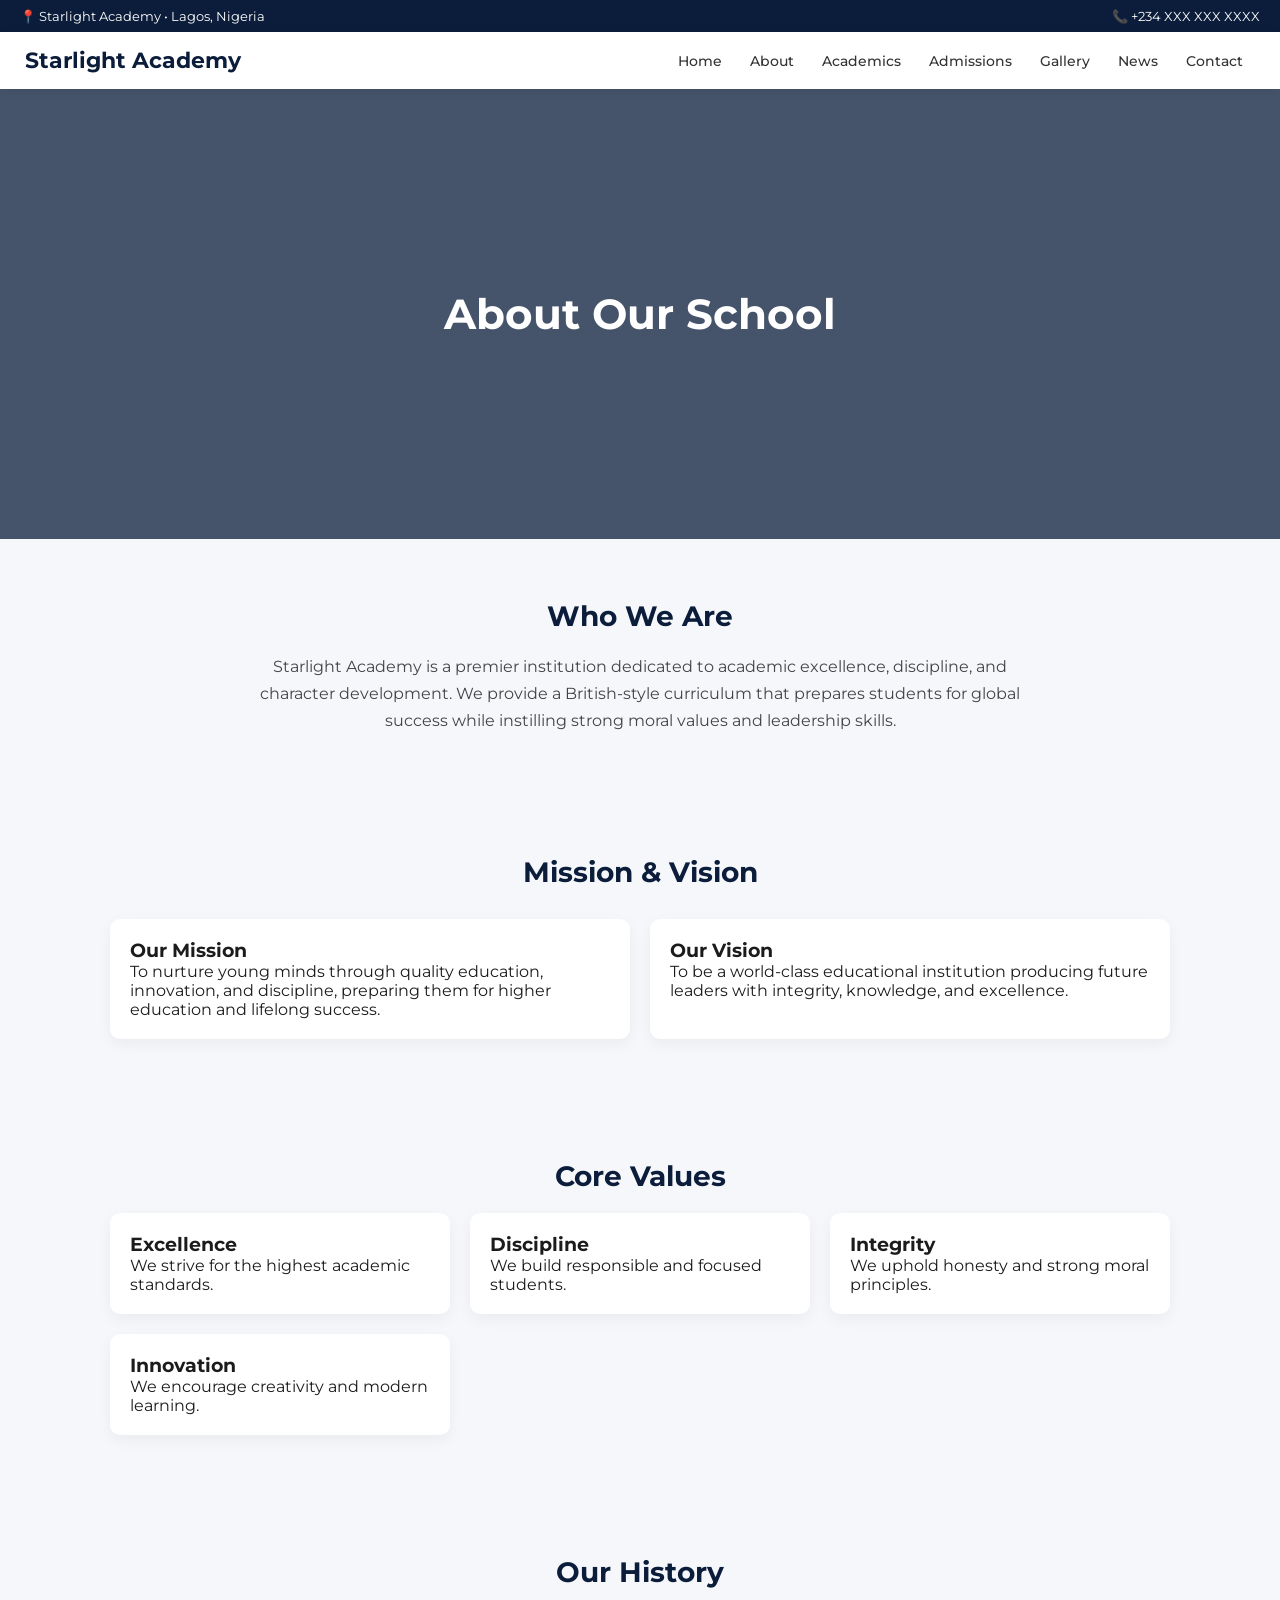
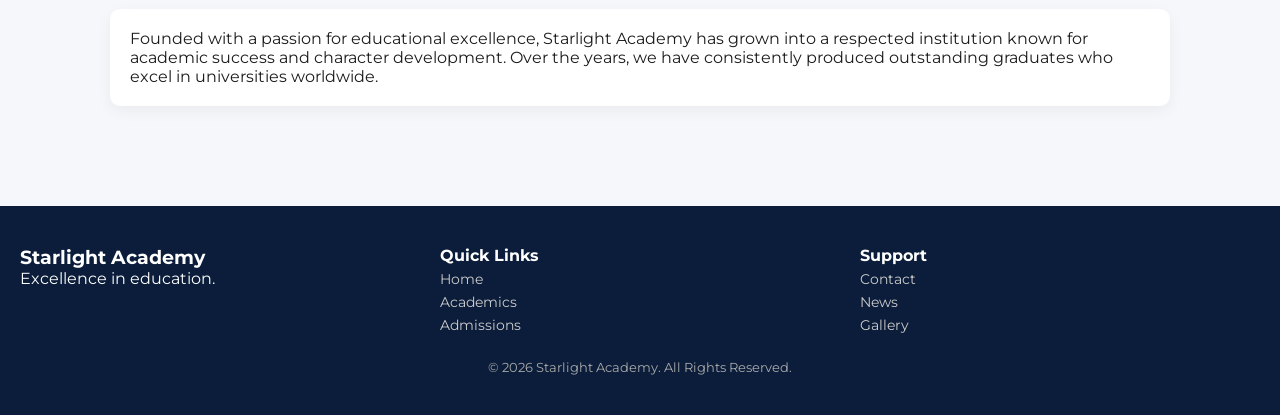
<file: about.html>
<!DOCTYPE html>
<html lang="en">
<head>
  <meta charset="UTF-8" />
  <meta name="viewport" content="width=device-width, initial-scale=1.0"/>
  <title>About Us | Starlight Academy</title>

  <link href="https://fonts.googleapis.com/css2?family=Montserrat:wght@300;400;600;700&display=swap" rel="stylesheet">

  <style>
    *{
      margin:0;
      padding:0;
      box-sizing:border-box;
      font-family:'Montserrat', sans-serif;
    }

    body{
      background:#f5f7fb;
      color:#1b1b1b;
    }

    /* TOP BAR */
    .top-bar{
      background:#0b1d3a;
      color:#fff;
      padding:8px 20px;
      font-size:13px;
      display:flex;
      justify-content:space-between;
    }

    header{
      background:#fff;
      box-shadow:0 2px 10px rgba(0,0,0,0.08);
      position:sticky;
      top:0;
      z-index:1000;
    }

    .nav-container{
      display:flex;
      justify-content:space-between;
      align-items:center;
      padding:15px 25px;
    }

    .logo{
      font-size:22px;
      font-weight:700;
      color:#0b1d3a;
    }

    nav a{
      margin:0 12px;
      text-decoration:none;
      color:#333;
      font-weight:500;
      font-size:14px;
    }

    nav a:hover{
      color:#0b1d3a;
    }

    /* HERO */
    .hero{
      background:linear-gradient(rgba(11,29,58,0.75), rgba(11,29,58,0.75)),
      url('https://images.unsplash.com/photo-1523240795612-9a054b0db644?auto=format&fit=crop&w=1600&q=80');
      height:50vh;
      background-size:cover;
      background-position:center;
      display:flex;
      justify-content:center;
      align-items:center;
      color:#fff;
      text-align:center;
      padding:20px;
    }

    .hero h1{
      font-size:42px;
    }

    section{
      padding:60px 20px;
      max-width:1100px;
      margin:auto;
    }

    h2{
      color:#0b1d3a;
      margin-bottom:20px;
      font-size:28px;
      text-align:center;
    }

    .grid{
      display:grid;
      grid-template-columns:repeat(auto-fit, minmax(280px,1fr));
      gap:20px;
    }

    .card{
      background:#fff;
      padding:20px;
      border-radius:10px;
      box-shadow:0 5px 15px rgba(0,0,0,0.05);
    }

    .about-text{
      line-height:1.7;
      color:#444;
      text-align:center;
      max-width:800px;
      margin:auto;
    }

    .mission-vision{
      display:grid;
      grid-template-columns:repeat(auto-fit, minmax(300px,1fr));
      gap:20px;
      margin-top:30px;
    }

    footer{
      background:#0b1d3a;
      color:#fff;
      padding:40px 20px;
      margin-top:40px;
    }

    footer a{
      color:#ccc;
      text-decoration:none;
      display:block;
      margin:5px 0;
      font-size:14px;
    }

    footer a:hover{
      color:#fff;
    }

    .footer-grid{
      display:grid;
      grid-template-columns:repeat(auto-fit, minmax(200px,1fr));
      gap:20px;
    }

    .copyright{
      text-align:center;
      margin-top:20px;
      font-size:13px;
      color:#aaa;
    }
  </style>
</head>

<body>

  <!-- TOP BAR -->
  <div class="top-bar">
    <div>📍 Starlight Academy • Lagos, Nigeria</div>
    <div>📞 +234 XXX XXX XXXX</div>
  </div>

  <!-- NAV -->
  <header>
    <div class="nav-container">
      <div class="logo">Starlight Academy</div>
      <nav>
        <a href="index.html">Home</a>
        <a href="about.html">About</a>
        <a href="academics.html">Academics</a>
        <a href="admissions.html">Admissions</a>
        <a href="gallery.html">Gallery</a>
        <a href="news.html">News</a>
        <a href="contact.html">Contact</a>
      </nav>
    </div>
  </header>

  <!-- HERO -->
  <div class="hero">
    <h1>About Our School</h1>
  </div>

  <!-- ABOUT TEXT -->
  <section>
    <h2>Who We Are</h2>
    <p class="about-text">
      Starlight Academy is a premier institution dedicated to academic excellence, discipline, and character development.
      We provide a British-style curriculum that prepares students for global success while instilling strong moral values
      and leadership skills.
    </p>
  </section>

  <!-- MISSION & VISION -->
  <section>
    <h2>Mission & Vision</h2>

    <div class="mission-vision">
      <div class="card">
        <h3>Our Mission</h3>
        <p>
          To nurture young minds through quality education, innovation, and discipline,
          preparing them for higher education and lifelong success.
        </p>
      </div>

      <div class="card">
        <h3>Our Vision</h3>
        <p>
          To be a world-class educational institution producing future leaders with integrity,
          knowledge, and excellence.
        </p>
      </div>
    </div>
  </section>

  <!-- CORE VALUES -->
  <section>
    <h2>Core Values</h2>

    <div class="grid">
      <div class="card"><h3>Excellence</h3><p>We strive for the highest academic standards.</p></div>
      <div class="card"><h3>Discipline</h3><p>We build responsible and focused students.</p></div>
      <div class="card"><h3>Integrity</h3><p>We uphold honesty and strong moral principles.</p></div>
      <div class="card"><h3>Innovation</h3><p>We encourage creativity and modern learning.</p></div>
    </div>
  </section>

  <!-- HISTORY -->
  <section>
    <h2>Our History</h2>
    <div class="card">
      <p>
        Founded with a passion for educational excellence, Starlight Academy has grown into a respected institution
        known for academic success and character development. Over the years, we have consistently produced outstanding
        graduates who excel in universities worldwide.
      </p>
    </div>
  </section>

  <!-- FOOTER -->
  <footer>
    <div class="footer-grid">
      <div>
        <h3>Starlight Academy</h3>
        <p>Excellence in education.</p>
      </div>

      <div>
        <h4>Quick Links</h4>
        <a href="index.html">Home</a>
        <a href="academics.html">Academics</a>
        <a href="admissions.html">Admissions</a>
      </div>

      <div>
        <h4>Support</h4>
        <a href="contact.html">Contact</a>
        <a href="news.html">News</a>
        <a href="gallery.html">Gallery</a>
      </div>
    </div>

    <div class="copyright">
      © 2026 Starlight Academy. All Rights Reserved.
    </div>
  </footer>

</body>
</html>
</file>
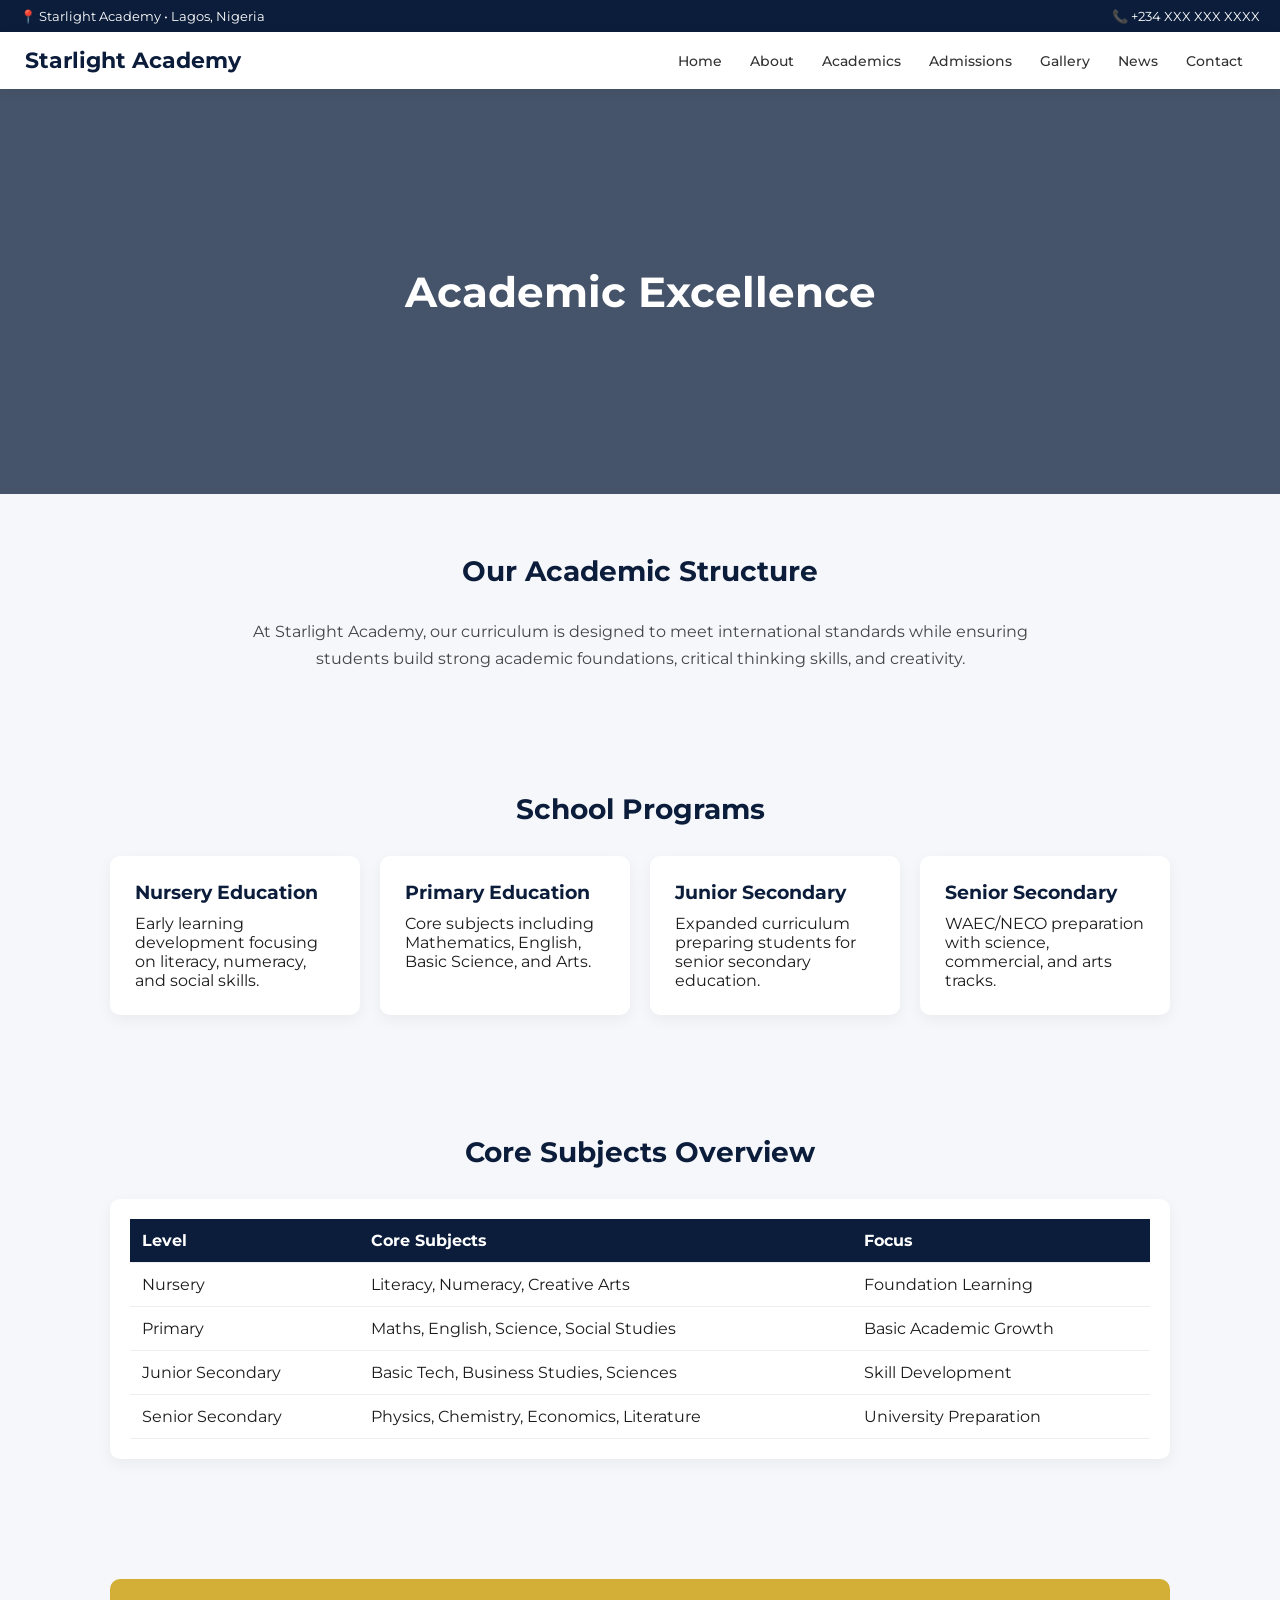
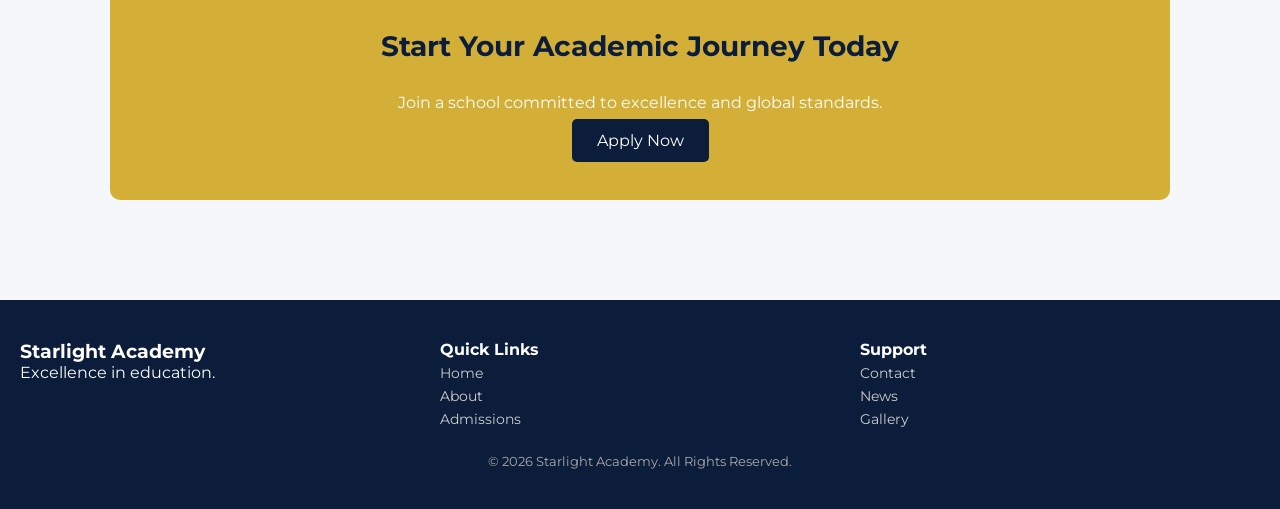
<file: academics.html>
<!DOCTYPE html>
<html lang="en">
<head>
  <meta charset="UTF-8" />
  <meta name="viewport" content="width=device-width, initial-scale=1.0"/>
  <title>Academics | Starlight Academy</title>

  <link href="https://fonts.googleapis.com/css2?family=Montserrat:wght@300;400;600;700&display=swap" rel="stylesheet">

  <style>
    *{
      margin:0;
      padding:0;
      box-sizing:border-box;
      font-family:'Montserrat', sans-serif;
    }

    body{
      background:#f5f7fb;
      color:#1b1b1b;
    }

    /* TOP BAR */
    .top-bar{
      background:#0b1d3a;
      color:#fff;
      padding:8px 20px;
      font-size:13px;
      display:flex;
      justify-content:space-between;
    }

    /* NAV */
    header{
      background:#fff;
      box-shadow:0 2px 10px rgba(0,0,0,0.08);
      position:sticky;
      top:0;
      z-index:1000;
    }

    .nav-container{
      display:flex;
      justify-content:space-between;
      align-items:center;
      padding:15px 25px;
    }

    .logo{
      font-size:22px;
      font-weight:700;
      color:#0b1d3a;
    }

    nav a{
      margin:0 12px;
      text-decoration:none;
      color:#333;
      font-weight:500;
      font-size:14px;
    }

    nav a:hover{
      color:#0b1d3a;
    }

    /* HERO */
    .hero{
      background:linear-gradient(rgba(11,29,58,0.75), rgba(11,29,58,0.75)),
      url('https://images.unsplash.com/photo-1524178232363-1fb2b075b655?auto=format&fit=crop&w=1600&q=80');
      height:45vh;
      background-size:cover;
      background-position:center;
      display:flex;
      justify-content:center;
      align-items:center;
      color:#fff;
      text-align:center;
      padding:20px;
    }

    .hero h1{
      font-size:42px;
    }

    section{
      padding:60px 20px;
      max-width:1100px;
      margin:auto;
    }

    h2{
      text-align:center;
      color:#0b1d3a;
      margin-bottom:30px;
      font-size:28px;
    }

    .grid{
      display:grid;
      grid-template-columns:repeat(auto-fit, minmax(250px,1fr));
      gap:20px;
    }

    .card{
      background:#fff;
      padding:25px;
      border-radius:10px;
      box-shadow:0 5px 15px rgba(0,0,0,0.05);
      transition:0.3s;
    }

    .card:hover{
      transform:translateY(-5px);
    }

    .card h3{
      color:#0b1d3a;
      margin-bottom:10px;
    }

    .program-intro{
      text-align:center;
      max-width:800px;
      margin:auto;
      color:#444;
      line-height:1.7;
    }

    /* CURRICULUM TABLE STYLE */
    .table-card{
      background:#fff;
      padding:20px;
      border-radius:10px;
      box-shadow:0 5px 15px rgba(0,0,0,0.05);
      overflow-x:auto;
    }

    table{
      width:100%;
      border-collapse:collapse;
      min-width:600px;
    }

    th, td{
      padding:12px;
      border-bottom:1px solid #eee;
      text-align:left;
    }

    th{
      background:#0b1d3a;
      color:#fff;
    }

    /* FOOTER */
    footer{
      background:#0b1d3a;
      color:#fff;
      padding:40px 20px;
      margin-top:40px;
    }

    .footer-grid{
      display:grid;
      grid-template-columns:repeat(auto-fit, minmax(200px,1fr));
      gap:20px;
    }

    footer a{
      color:#ccc;
      text-decoration:none;
      display:block;
      margin:5px 0;
      font-size:14px;
    }

    footer a:hover{
      color:#fff;
    }

    .copyright{
      text-align:center;
      margin-top:20px;
      font-size:13px;
      color:#aaa;
    }

  </style>
</head>

<body>

  <!-- TOP BAR -->
  <div class="top-bar">
    <div>📍 Starlight Academy • Lagos, Nigeria</div>
    <div>📞 +234 XXX XXX XXXX</div>
  </div>

  <!-- NAV -->
  <header>
    <div class="nav-container">
      <div class="logo">Starlight Academy</div>
      <nav>
        <a href="index.html">Home</a>
        <a href="about.html">About</a>
        <a href="academics.html">Academics</a>
        <a href="admissions.html">Admissions</a>
        <a href="gallery.html">Gallery</a>
        <a href="news.html">News</a>
        <a href="contact.html">Contact</a>
      </nav>
    </div>
  </header>

  <!-- HERO -->
  <div class="hero">
    <h1>Academic Excellence</h1>
  </div>

  <!-- INTRO -->
  <section>
    <h2>Our Academic Structure</h2>
    <p class="program-intro">
      At Starlight Academy, our curriculum is designed to meet international standards while ensuring
      students build strong academic foundations, critical thinking skills, and creativity.
    </p>
  </section>

  <!-- PROGRAMS -->
  <section>
    <h2>School Programs</h2>

    <div class="grid">
      <div class="card">
        <h3>Nursery Education</h3>
        <p>Early learning development focusing on literacy, numeracy, and social skills.</p>
      </div>

      <div class="card">
        <h3>Primary Education</h3>
        <p>Core subjects including Mathematics, English, Basic Science, and Arts.</p>
      </div>

      <div class="card">
        <h3>Junior Secondary</h3>
        <p>Expanded curriculum preparing students for senior secondary education.</p>
      </div>

      <div class="card">
        <h3>Senior Secondary</h3>
        <p>WAEC/NECO preparation with science, commercial, and arts tracks.</p>
      </div>
    </div>
  </section>

  <!-- CURRICULUM TABLE -->
  <section>
    <h2>Core Subjects Overview</h2>

    <div class="table-card">
      <table>
        <tr>
          <th>Level</th>
          <th>Core Subjects</th>
          <th>Focus</th>
        </tr>

        <tr>
          <td>Nursery</td>
          <td>Literacy, Numeracy, Creative Arts</td>
          <td>Foundation Learning</td>
        </tr>

        <tr>
          <td>Primary</td>
          <td>Maths, English, Science, Social Studies</td>
          <td>Basic Academic Growth</td>
        </tr>

        <tr>
          <td>Junior Secondary</td>
          <td>Basic Tech, Business Studies, Sciences</td>
          <td>Skill Development</td>
        </tr>

        <tr>
          <td>Senior Secondary</td>
          <td>Physics, Chemistry, Economics, Literature</td>
          <td>University Preparation</td>
        </tr>
      </table>
    </div>
  </section>

  <!-- CTA -->
  <section>
    <div style="text-align:center; background:#d4af37; color:#fff; padding:50px 20px; border-radius:10px;">
      <h2>Start Your Academic Journey Today</h2>
      <p>Join a school committed to excellence and global standards.</p>
      <br/>
      <a href="admissions.html" style="background:#0b1d3a; color:#fff; padding:12px 25px; text-decoration:none; border-radius:5px;">
        Apply Now
      </a>
    </div>
  </section>

  <!-- FOOTER -->
  <footer>
    <div class="footer-grid">
      <div>
        <h3>Starlight Academy</h3>
        <p>Excellence in education.</p>
      </div>

      <div>
        <h4>Quick Links</h4>
        <a href="index.html">Home</a>
        <a href="about.html">About</a>
        <a href="admissions.html">Admissions</a>
      </div>

      <div>
        <h4>Support</h4>
        <a href="contact.html">Contact</a>
        <a href="news.html">News</a>
        <a href="gallery.html">Gallery</a>
      </div>
    </div>

    <div class="copyright">
      © 2026 Starlight Academy. All Rights Reserved.
    </div>
  </footer>

</body>
</html>
</file>
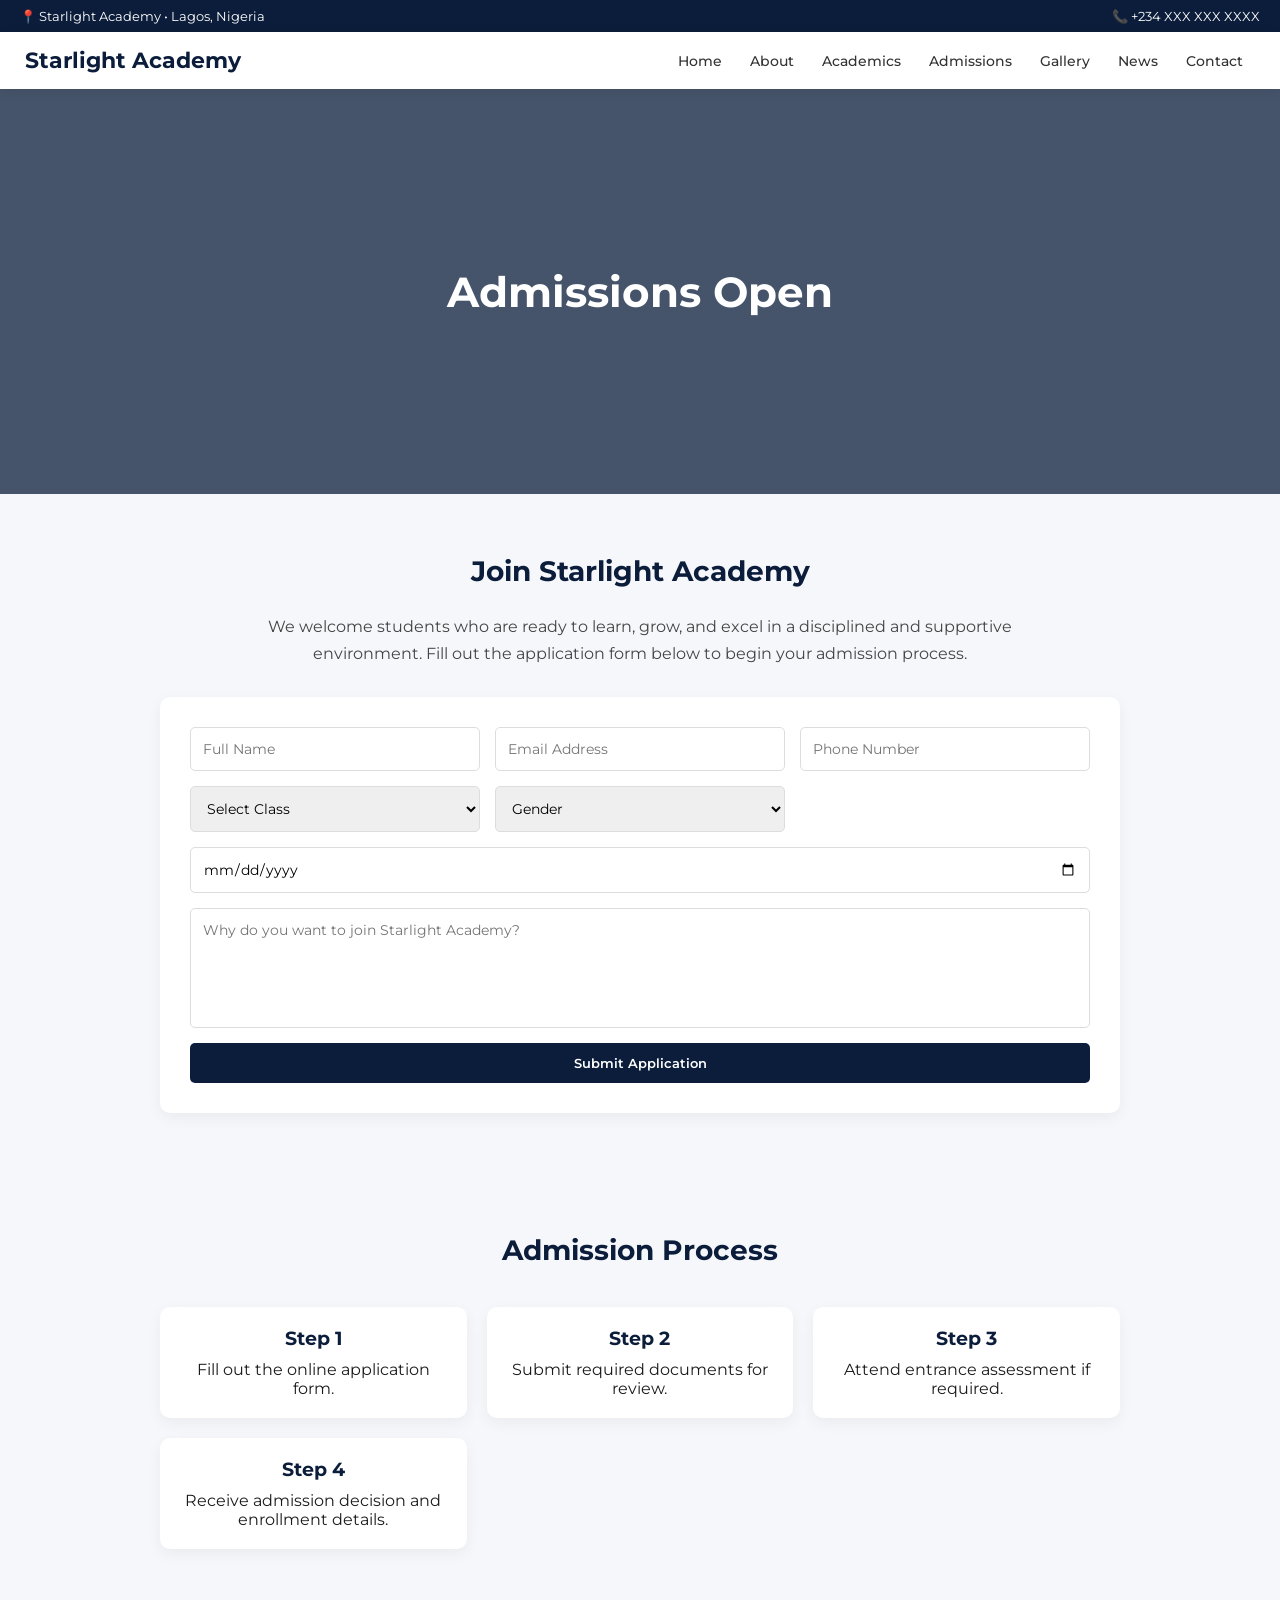
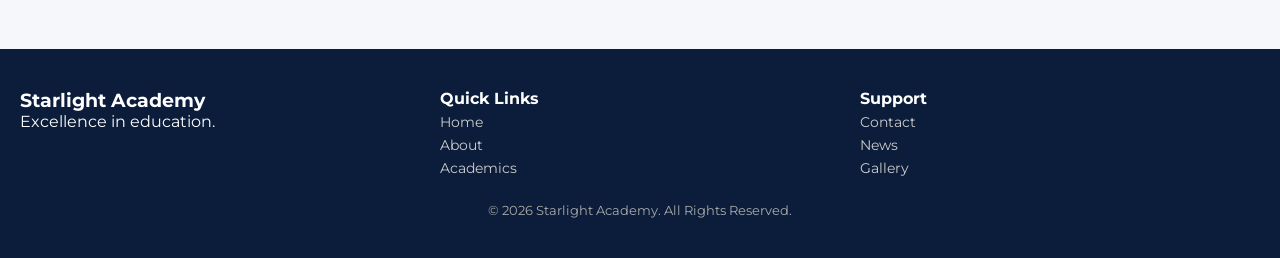
<file: admissions.html>
<!DOCTYPE html>
<html lang="en">
<head>
  <meta charset="UTF-8" />
  <meta name="viewport" content="width=device-width, initial-scale=1.0"/>
  <title>Admissions | Starlight Academy</title>

  <link href="https://fonts.googleapis.com/css2?family=Montserrat:wght@300;400;600;700&display=swap" rel="stylesheet">

  <style>
    *{
      margin:0;
      padding:0;
      box-sizing:border-box;
      font-family:'Montserrat', sans-serif;
    }

    body{
      background:#f5f7fb;
      color:#1b1b1b;
    }

    /* TOP BAR */
    .top-bar{
      background:#0b1d3a;
      color:#fff;
      padding:8px 20px;
      font-size:13px;
      display:flex;
      justify-content:space-between;
    }

    header{
      background:#fff;
      box-shadow:0 2px 10px rgba(0,0,0,0.08);
      position:sticky;
      top:0;
      z-index:1000;
    }

    .nav-container{
      display:flex;
      justify-content:space-between;
      align-items:center;
      padding:15px 25px;
    }

    .logo{
      font-size:22px;
      font-weight:700;
      color:#0b1d3a;
    }

    nav a{
      margin:0 12px;
      text-decoration:none;
      color:#333;
      font-weight:500;
      font-size:14px;
    }

    nav a:hover{
      color:#0b1d3a;
    }

    /* HERO */
    .hero{
      background:linear-gradient(rgba(11,29,58,0.75), rgba(11,29,58,0.75)),
      url('https://images.unsplash.com/photo-1523240795612-9a054b0db644?auto=format&fit=crop&w=1600&q=80');
      height:45vh;
      background-size:cover;
      background-position:center;
      display:flex;
      justify-content:center;
      align-items:center;
      color:#fff;
      text-align:center;
      padding:20px;
    }

    .hero h1{
      font-size:42px;
    }

    section{
      padding:60px 20px;
      max-width:1000px;
      margin:auto;
    }

    h2{
      text-align:center;
      color:#0b1d3a;
      margin-bottom:25px;
      font-size:28px;
    }

    .info{
      text-align:center;
      color:#444;
      max-width:800px;
      margin:auto;
      line-height:1.7;
    }

    /* FORM */
    .form-container{
      background:#fff;
      padding:30px;
      border-radius:10px;
      box-shadow:0 5px 15px rgba(0,0,0,0.05);
      margin-top:30px;
    }

    form{
      display:grid;
      grid-template-columns:repeat(auto-fit, minmax(250px,1fr));
      gap:15px;
    }

    input, select, textarea{
      padding:12px;
      border:1px solid #ddd;
      border-radius:5px;
      font-size:14px;
      outline:none;
    }

    textarea{
      grid-column:1 / -1;
      resize:none;
      height:120px;
    }

    .full{
      grid-column:1 / -1;
    }

    button{
      grid-column:1 / -1;
      padding:12px;
      background:#0b1d3a;
      color:#fff;
      border:none;
      border-radius:5px;
      font-weight:600;
      cursor:pointer;
      transition:0.3s;
    }

    button:hover{
      background:#142a52;
    }

    /* STEPS */
    .steps{
      display:grid;
      grid-template-columns:repeat(auto-fit, minmax(250px,1fr));
      gap:20px;
      margin-top:40px;
    }

    .step{
      background:#fff;
      padding:20px;
      border-radius:10px;
      box-shadow:0 5px 15px rgba(0,0,0,0.05);
      text-align:center;
    }

    .step h3{
      color:#0b1d3a;
      margin-bottom:10px;
    }

    footer{
      background:#0b1d3a;
      color:#fff;
      padding:40px 20px;
      margin-top:40px;
    }

    .footer-grid{
      display:grid;
      grid-template-columns:repeat(auto-fit, minmax(200px,1fr));
      gap:20px;
    }

    footer a{
      color:#ccc;
      text-decoration:none;
      display:block;
      margin:5px 0;
      font-size:14px;
    }

    footer a:hover{
      color:#fff;
    }

    .copyright{
      text-align:center;
      margin-top:20px;
      font-size:13px;
      color:#aaa;
    }

  </style>
</head>

<body>

  <!-- TOP BAR -->
  <div class="top-bar">
    <div>📍 Starlight Academy • Lagos, Nigeria</div>
    <div>📞 +234 XXX XXX XXXX</div>
  </div>

  <!-- NAV -->
  <header>
    <div class="nav-container">
      <div class="logo">Starlight Academy</div>
      <nav>
        <a href="index.html">Home</a>
        <a href="about.html">About</a>
        <a href="academics.html">Academics</a>
        <a href="admissions.html">Admissions</a>
        <a href="gallery.html">Gallery</a>
        <a href="news.html">News</a>
        <a href="contact.html">Contact</a>
      </nav>
    </div>
  </header>

  <!-- HERO -->
  <div class="hero">
    <h1>Admissions Open</h1>
  </div>

  <!-- INFO -->
  <section>
    <h2>Join Starlight Academy</h2>
    <p class="info">
      We welcome students who are ready to learn, grow, and excel in a disciplined and supportive environment.
      Fill out the application form below to begin your admission process.
    </p>

    <!-- FORM -->
    <div class="form-container">
      <form>
        <input type="text" placeholder="Full Name" required>
        <input type="email" placeholder="Email Address" required>
        <input type="text" placeholder="Phone Number" required>

        <select required>
          <option value="">Select Class</option>
          <option>Nursery</option>
          <option>Primary</option>
          <option>Junior Secondary</option>
          <option>Senior Secondary</option>
        </select>

        <select required>
          <option value="">Gender</option>
          <option>Male</option>
          <option>Female</option>
        </select>

        <input type="date" class="full" required>

        <textarea placeholder="Why do you want to join Starlight Academy?"></textarea>

        <button type="submit">Submit Application</button>
      </form>
    </div>
  </section>

  <!-- STEPS -->
  <section>
    <h2>Admission Process</h2>

    <div class="steps">
      <div class="step">
        <h3>Step 1</h3>
        <p>Fill out the online application form.</p>
      </div>

      <div class="step">
        <h3>Step 2</h3>
        <p>Submit required documents for review.</p>
      </div>

      <div class="step">
        <h3>Step 3</h3>
        <p>Attend entrance assessment if required.</p>
      </div>

      <div class="step">
        <h3>Step 4</h3>
        <p>Receive admission decision and enrollment details.</p>
      </div>
    </div>
  </section>

  <!-- FOOTER -->
  <footer>
    <div class="footer-grid">
      <div>
        <h3>Starlight Academy</h3>
        <p>Excellence in education.</p>
      </div>

      <div>
        <h4>Quick Links</h4>
        <a href="index.html">Home</a>
        <a href="about.html">About</a>
        <a href="academics.html">Academics</a>
      </div>

      <div>
        <h4>Support</h4>
        <a href="contact.html">Contact</a>
        <a href="news.html">News</a>
        <a href="gallery.html">Gallery</a>
      </div>
    </div>

    <div class="copyright">
      © 2026 Starlight Academy. All Rights Reserved.
    </div>
  </footer>

</body>
          </html>
</file>
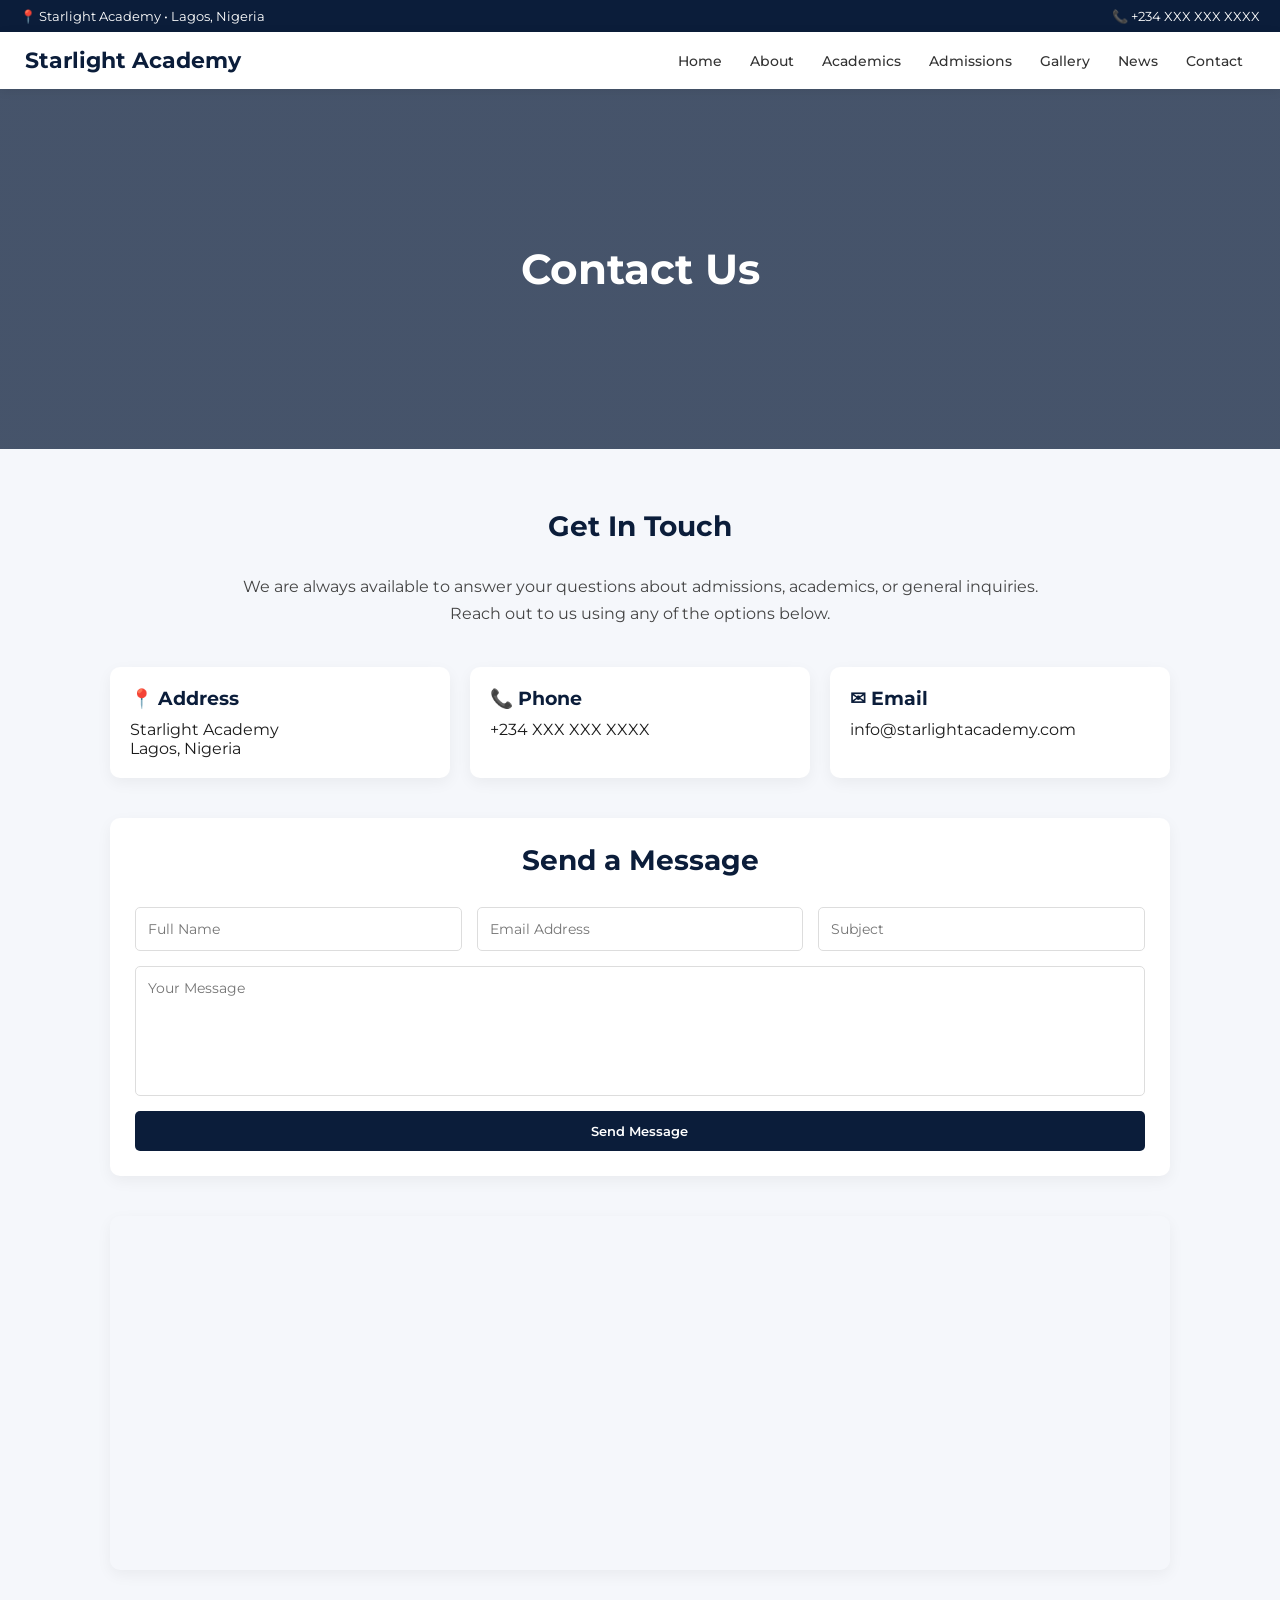
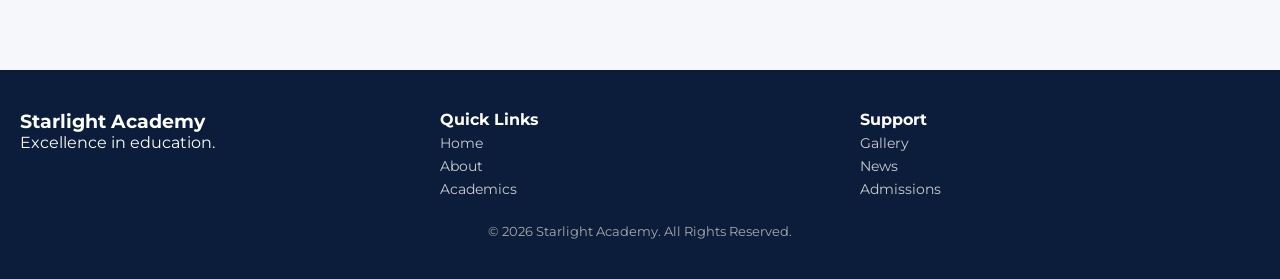
<file: contact.html>
<!DOCTYPE html>
<html lang="en">
<head>
  <meta charset="UTF-8" />
  <meta name="viewport" content="width=device-width, initial-scale=1.0"/>
  <title>Contact | Starlight Academy</title>

  <link href="https://fonts.googleapis.com/css2?family=Montserrat:wght@300;400;600;700&display=swap" rel="stylesheet">

  <style>
    *{
      margin:0;
      padding:0;
      box-sizing:border-box;
      font-family:'Montserrat', sans-serif;
    }

    body{
      background:#f5f7fb;
      color:#1b1b1b;
    }

    /* TOP BAR */
    .top-bar{
      background:#0b1d3a;
      color:#fff;
      padding:8px 20px;
      display:flex;
      justify-content:space-between;
      font-size:13px;
    }

    header{
      background:#fff;
      box-shadow:0 2px 10px rgba(0,0,0,0.08);
      position:sticky;
      top:0;
      z-index:1000;
    }

    .nav-container{
      display:flex;
      justify-content:space-between;
      align-items:center;
      padding:15px 25px;
    }

    .logo{
      font-size:22px;
      font-weight:700;
      color:#0b1d3a;
    }

    nav a{
      margin:0 12px;
      text-decoration:none;
      color:#333;
      font-weight:500;
      font-size:14px;
    }

    nav a:hover{
      color:#0b1d3a;
    }

    /* HERO */
    .hero{
      background:linear-gradient(rgba(11,29,58,0.75), rgba(11,29,58,0.75)),
      url('https://images.unsplash.com/photo-1523240795612-9a054b0db644?auto=format&fit=crop&w=1600&q=80');
      height:40vh;
      background-size:cover;
      background-position:center;
      display:flex;
      justify-content:center;
      align-items:center;
      color:#fff;
      text-align:center;
      padding:20px;
    }

    .hero h1{
      font-size:42px;
    }

    section{
      padding:60px 20px;
      max-width:1100px;
      margin:auto;
    }

    h2{
      text-align:center;
      color:#0b1d3a;
      margin-bottom:30px;
      font-size:28px;
    }

    .intro{
      text-align:center;
      max-width:800px;
      margin:auto;
      color:#444;
      line-height:1.7;
    }

    /* CONTACT GRID */
    .contact-grid{
      display:grid;
      grid-template-columns:repeat(auto-fit, minmax(280px,1fr));
      gap:20px;
      margin-top:40px;
    }

    .card{
      background:#fff;
      padding:20px;
      border-radius:10px;
      box-shadow:0 5px 15px rgba(0,0,0,0.05);
    }

    .card h3{
      color:#0b1d3a;
      margin-bottom:10px;
    }

    /* FORM */
    .form-box{
      background:#fff;
      padding:25px;
      border-radius:10px;
      box-shadow:0 5px 15px rgba(0,0,0,0.05);
      margin-top:40px;
    }

    form{
      display:grid;
      grid-template-columns:repeat(auto-fit, minmax(250px,1fr));
      gap:15px;
    }

    input, textarea{
      padding:12px;
      border:1px solid #ddd;
      border-radius:5px;
      font-size:14px;
      outline:none;
    }

    textarea{
      grid-column:1 / -1;
      height:130px;
      resize:none;
    }

    button{
      grid-column:1 / -1;
      padding:12px;
      background:#0b1d3a;
      color:#fff;
      border:none;
      border-radius:5px;
      font-weight:600;
      cursor:pointer;
      transition:0.3s;
    }

    button:hover{
      background:#142a52;
    }

    /* MAP */
    .map{
      margin-top:40px;
      border-radius:10px;
      overflow:hidden;
      box-shadow:0 5px 15px rgba(0,0,0,0.05);
    }

    iframe{
      width:100%;
      height:350px;
      border:0;
    }

    /* FOOTER */
    footer{
      background:#0b1d3a;
      color:#fff;
      padding:40px 20px;
      margin-top:40px;
    }

    .footer-grid{
      display:grid;
      grid-template-columns:repeat(auto-fit, minmax(200px,1fr));
      gap:20px;
    }

    footer a{
      color:#ccc;
      text-decoration:none;
      display:block;
      margin:5px 0;
      font-size:14px;
    }

    footer a:hover{
      color:#fff;
    }

    .copyright{
      text-align:center;
      margin-top:20px;
      font-size:13px;
      color:#aaa;
    }

  </style>
</head>

<body>

  <!-- TOP BAR -->
  <div class="top-bar">
    <div>📍 Starlight Academy • Lagos, Nigeria</div>
    <div>📞 +234 XXX XXX XXXX</div>
  </div>

  <!-- NAV -->
  <header>
    <div class="nav-container">
      <div class="logo">Starlight Academy</div>
      <nav>
        <a href="index.html">Home</a>
        <a href="about.html">About</a>
        <a href="academics.html">Academics</a>
        <a href="admissions.html">Admissions</a>
        <a href="gallery.html">Gallery</a>
        <a href="news.html">News</a>
        <a href="contact.html">Contact</a>
      </nav>
    </div>
  </header>

  <!-- HERO -->
  <div class="hero">
    <h1>Contact Us</h1>
  </div>

  <!-- INTRO -->
  <section>
    <h2>Get In Touch</h2>
    <p class="intro">
      We are always available to answer your questions about admissions, academics, or general inquiries.
      Reach out to us using any of the options below.
    </p>

    <!-- CONTACT INFO -->
    <div class="contact-grid">
      <div class="card">
        <h3>📍 Address</h3>
        <p>Starlight Academy<br>Lagos, Nigeria</p>
      </div>

      <div class="card">
        <h3>📞 Phone</h3>
        <p>+234 XXX XXX XXXX</p>
      </div>

      <div class="card">
        <h3>✉ Email</h3>
        <p>info@starlightacademy.com</p>
      </div>
    </div>

    <!-- FORM -->
    <div class="form-box">
      <h2>Send a Message</h2>

      <form>
        <input type="text" placeholder="Full Name" required>
        <input type="email" placeholder="Email Address" required>
        <input type="text" placeholder="Subject" class="full">

        <textarea placeholder="Your Message"></textarea>

        <button type="submit">Send Message</button>
      </form>
    </div>

    <!-- MAP -->
    <div class="map">
      <iframe 
        src="https://www.google.com/maps/embed?pb=!1m18...">
      </iframe>
    </div>

  </section>

  <!-- FOOTER -->
  <footer>
    <div class="footer-grid">
      <div>
        <h3>Starlight Academy</h3>
        <p>Excellence in education.</p>
      </div>

      <div>
        <h4>Quick Links</h4>
        <a href="index.html">Home</a>
        <a href="about.html">About</a>
        <a href="academics.html">Academics</a>
      </div>

      <div>
        <h4>Support</h4>
        <a href="gallery.html">Gallery</a>
        <a href="news.html">News</a>
        <a href="admissions.html">Admissions</a>
      </div>
    </div>

    <div class="copyright">
      © 2026 Starlight Academy. All Rights Reserved.
    </div>
  </footer>

</body>
</html>
</file>
